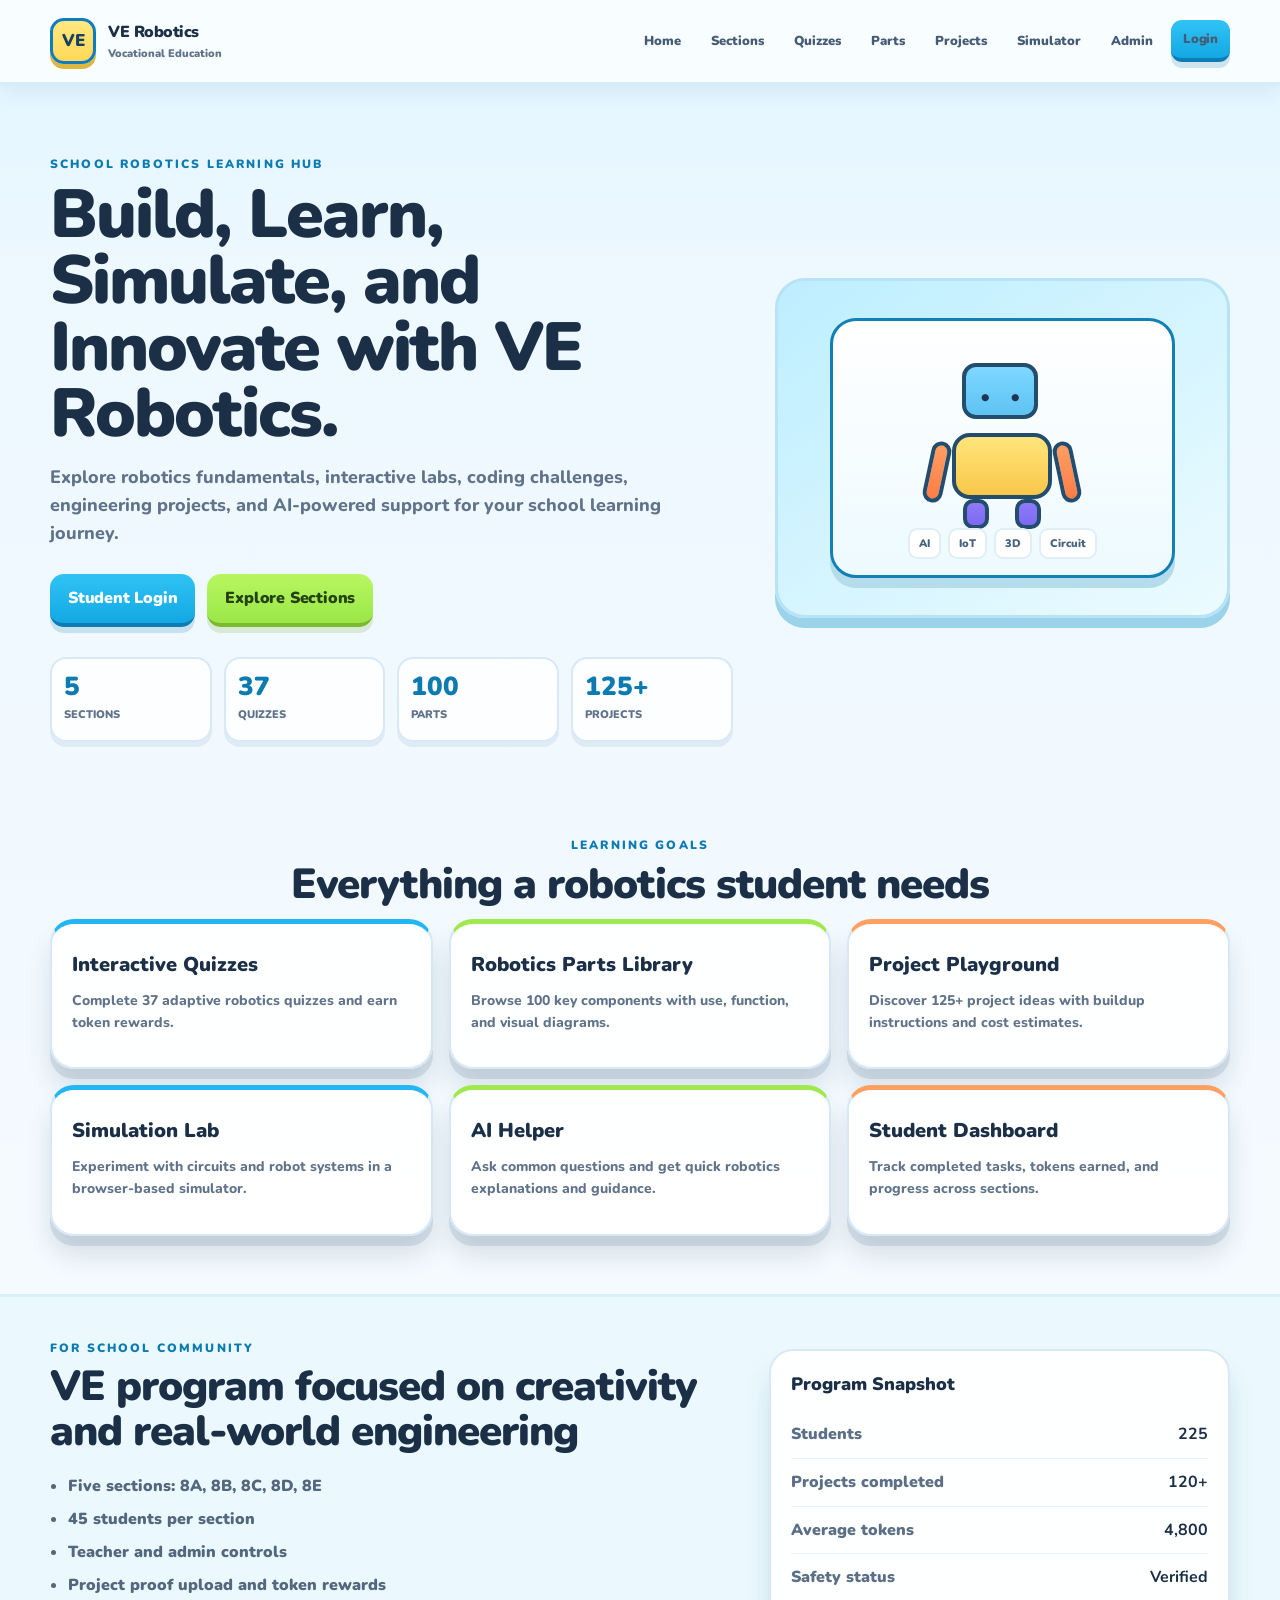
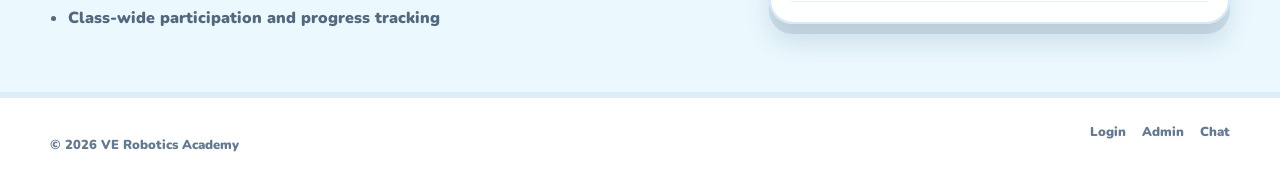
<file: index.html>
<!DOCTYPE html>
<html lang="en">
  <head>
    <meta charset="UTF-8" />
    <meta name="viewport" content="width=device-width, initial-scale=1.0" />
    <title>VE Robotics Academy</title>
    <link rel="stylesheet" href="assets/css/styles.css" />
  </head>
  <body data-page="home">
    <header class="topbar">
      <div class="container nav-wrap">
        <div class="brand">
          <span class="brand-mark">VE</span>
          <div>
            <strong>VE Robotics</strong>
            <small>Vocational Education</small>
          </div>
        </div>
        <nav class="main-nav">
          <a href="index.html">Home</a>
          <a href="sections.html">Sections</a>
          <a href="quizzes.html">Quizzes</a>
          <a href="parts.html">Parts</a>
          <a href="projects.html">Projects</a>
          <a href="simulator.html">Simulator</a>
          <a href="admin.html">Admin</a>
          <a href="login.html" class="btn btn-sm">Login</a>
        </nav>
      </div>
    </header>

    <main>
      <section class="hero">
        <div class="container hero-grid">
          <div>
            <p class="eyebrow">School Robotics Learning Hub</p>
            <h1>Build, Learn, Simulate, and Innovate with VE Robotics.</h1>
            <p class="lead">
              Explore robotics fundamentals, interactive labs, coding challenges,
              engineering projects, and AI-powered support for your school
              learning journey.
            </p>
            <div class="cta-row">
              <a href="login.html" class="btn">Student Login</a>
              <a href="sections.html" class="btn btn-secondary">Explore Sections</a>
            </div>
            <div class="stats-row">
              <div>
                <strong>5</strong>
                <span>Sections</span>
              </div>
              <div>
                <strong>37</strong>
                <span>Quizzes</span>
              </div>
              <div>
                <strong>100</strong>
                <span>Parts</span>
              </div>
              <div>
                <strong>125+</strong>
                <span>Projects</span>
              </div>
            </div>
          </div>
          <div class="hero-visual">
            <div class="robot-card">
              <div class="robot-figure">
                <div class="head"></div>
                <div class="body"></div>
                <div class="arm left"></div>
                <div class="arm right"></div>
                <div class="leg left"></div>
                <div class="leg right"></div>
              </div>
              <div class="chip-grid">
                <span>AI</span>
                <span>IoT</span>
                <span>3D</span>
                <span>Circuit</span>
              </div>
            </div>
          </div>
        </div>
      </section>

      <section class="section-block">
        <div class="container">
          <div class="section-header center">
            <p class="eyebrow">Learning Goals</p>
            <h2>Everything a robotics student needs</h2>
          </div>
          <div class="feature-grid">
            <article class="feature-card">
              <h3>Interactive Quizzes</h3>
              <p>Complete 37 adaptive robotics quizzes and earn token rewards.</p>
            </article>
            <article class="feature-card">
              <h3>Robotics Parts Library</h3>
              <p>Browse 100 key components with use, function, and visual diagrams.</p>
            </article>
            <article class="feature-card">
              <h3>Project Playground</h3>
              <p>Discover 125+ project ideas with buildup instructions and cost estimates.</p>
            </article>
            <article class="feature-card">
              <h3>Simulation Lab</h3>
              <p>Experiment with circuits and robot systems in a browser-based simulator.</p>
            </article>
            <article class="feature-card">
              <h3>AI Helper</h3>
              <p>Ask common questions and get quick robotics explanations and guidance.</p>
            </article>
            <article class="feature-card">
              <h3>Student Dashboard</h3>
              <p>Track completed tasks, tokens earned, and progress across sections.</p>
            </article>
          </div>
        </div>
      </section>

      <section class="section-block alt">
        <div class="container split-grid">
          <div>
            <p class="eyebrow">For School Community</p>
            <h2>VE program focused on creativity and real-world engineering</h2>
            <ul class="check-list">
              <li>Five sections: 8A, 8B, 8C, 8D, 8E</li>
              <li>45 students per section</li>
              <li>Teacher and admin controls</li>
              <li>Project proof upload and token rewards</li>
              <li>Class-wide participation and progress tracking</li>
            </ul>
          </div>
          <div class="mini-panel">
            <h3>Program Snapshot</h3>
            <div class="mini-stat"><span>Students</span><strong>225</strong></div>
            <div class="mini-stat"><span>Projects completed</span><strong>120+</strong></div>
            <div class="mini-stat"><span>Average tokens</span><strong>4,800</strong></div>
            <div class="mini-stat"><span>Safety status</span><strong>Verified</strong></div>
          </div>
        </div>
      </section>
    </main>

    <footer class="site-footer">
      <div class="container footer-row">
        <p>© 2026 VE Robotics Academy</p>
        <div>
          <a href="login.html">Login</a>
          <a href="admin.html">Admin</a>
          <a href="chat.html">Chat</a>
        </div>
      </div>
    </footer>
  </body>
</html>
</file>
<file: assets/css/styles.css>
/* Roblox-inspired VE robotics UI */
@import url('https://fonts.googleapis.com/css2?family=Nunito:wght@400;600;700;800;900&display=swap');

:root {
  --bg-1: #dff5ff;
  --bg-2: #eaf8ff;
  --surface: #ffffff;
  --panel: #f4fbff;
  --ink: #1b2f47;
  --muted: #60738a;
  --line: #d7e8f6;
  --blue: #22b6f2;
  --blue-deep: #0e7cc0;
  --aqua: #66e1ff;
  --lime: #9ee94d;
  --yellow: #ffd85a;
  --orange: #ff9f62;
  --pink: #ff7aa5;
  --purple: #7a7de8;
  --shadow: 0 10px 0 rgba(31, 68, 99, 0.12), 0 20px 26px rgba(19, 53, 77, 0.12);
  --radius: 24px;
  --radius-sm: 14px;
  --font: 'Nunito', system-ui, sans-serif;
}

* { box-sizing: border-box; }

html { scroll-behavior: smooth; }

body {
  margin: 0;
  background: linear-gradient(180deg, #dff5ff 0%, #edf8ff 260px, #f8fbff 100%);
  color: var(--ink);
  font-family: var(--font);
  line-height: 1.55;
}

a { color: inherit; text-decoration: none; }
button, input, select { font: inherit; }

img { max-width: 100%; display: block; }

.container {
  width: min(1180px, calc(100% - 34px));
  margin: 0 auto;
}

.topbar {
  position: sticky;
  top: 0;
  z-index: 20;
  background: rgba(255,255,255,0.76);
  backdrop-filter: blur(18px);
  border-bottom: 3px solid #d7ebf8;
  box-shadow: 0 8px 18px rgba(24, 49, 71, 0.06);
}

.nav-wrap {
  min-height: 82px;
  display: flex;
  align-items: center;
  justify-content: space-between;
  gap: 18px;
}

.brand {
  display: flex;
  align-items: center;
  gap: 12px;
  white-space: nowrap;
}

.brand-mark {
  display: grid;
  place-items: center;
  width: 46px;
  height: 46px;
  border-radius: 14px;
  border: 3px solid #0e7cc0;
  background: linear-gradient(180deg, #ffe780 0%, #ffd858 100%);
  box-shadow: 0 5px 0 #ddb73f;
  color: #183f5f;
  font-weight: 1000;
  font-size: 17px;
}

.brand strong {
  display: block;
  font-size: 16px;
  font-weight: 1000;
  letter-spacing: -0.5px;
}

.brand small {
  display: block;
  color: var(--muted);
  font-size: 11px;
  font-weight: 900;
}

.main-nav {
  display: flex;
  align-items: center;
  gap: 6px;
  flex-wrap: wrap;
}

.main-nav a {
  padding: 9px 12px;
  border-radius: 11px;
  color: #465b75;
  font-size: 13px;
  font-weight: 900;
  transition: 0.15s ease;
}

.main-nav a:hover,
.main-nav a.active {
  color: #0f7db7;
  background: #e8f8ff;
  transform: translateY(-1px);
}

.btn {
  display: inline-flex;
  align-items: center;
  justify-content: center;
  gap: 8px;
  padding: 12px 18px;
  border: 0;
  border-radius: 14px;
  border-bottom: 4px solid #0d7cb4;
  background: linear-gradient(180deg, #2fc3f4 0%, #14a8e4 100%);
  box-shadow: 0 6px 0 rgba(17, 118, 160, 0.18);
  color: white;
  font-weight: 1000;
  letter-spacing: -0.2px;
  cursor: pointer;
  transition: transform 0.15s ease, filter 0.15s ease;
}

.btn:hover { transform: translateY(-2px); filter: brightness(1.03); }
.btn:active { transform: translateY(2px); border-bottom-width: 2px; }

.btn-secondary {
  background: linear-gradient(180deg, #b7f761 0%, #9be648 100%);
  border-bottom-color: #7db92d;
  color: #244213;
  box-shadow: 0 6px 0 rgba(107, 163, 34, 0.18);
}

.btn-danger {
  background: linear-gradient(180deg, #ff7c82 0%, #f85c62 100%);
  border-bottom-color: #c8444f;
}

.btn-sm {
  padding: 9px 14px;
}

.hero {
  padding: 70px 0 52px;
}

.hero-grid {
  display: grid;
  grid-template-columns: 1.2fr 0.8fr;
  gap: 42px;
  align-items: center;
}

.eyebrow {
  margin: 0 0 8px;
  color: #0b7bb1;
  font-weight: 1000;
  font-size: 12px;
  text-transform: uppercase;
  letter-spacing: 0.18em;
}

.hero h1 {
  margin: 0;
  max-width: 740px;
  font-size: clamp(42px, 6vw, 68px);
  line-height: 0.98;
  letter-spacing: -2px;
  font-weight: 1000;
}

.lead {
  margin-top: 16px;
  max-width: 650px;
  color: var(--muted);
  font-weight: 800;
  font-size: 18px;
}

.cta-row {
  display: flex;
  gap: 12px;
  flex-wrap: wrap;
  margin-top: 26px;
}

.stats-row {
  display: grid;
  grid-template-columns: repeat(4, minmax(0, 1fr));
  gap: 12px;
  margin-top: 30px;
}

.stats-row > div,
.stat-card {
  padding: 14px 12px;
  border: 2px solid var(--line);
  border-radius: 16px;
  background: rgba(255,255,255,0.82);
  box-shadow: 0 5px 0 #dfeaf4;
}

.stats-row strong,
.stat-card strong {
  display: block;
  color: #0b7bb1;
  font-size: 26px;
  line-height: 1.1;
  font-weight: 1000;
}

.stats-row span,
.stat-card span {
  color: var(--muted);
  font-size: 11px;
  font-weight: 900;
  text-transform: uppercase;
}

.hero-visual {
  min-height: 340px;
  display: grid;
  place-items: center;
  border-radius: 30px;
  background: linear-gradient(145deg, #bdeeff 0%, #ecfbff 100%);
  border: 3px solid #b8e3f6;
  box-shadow: 0 10px 0 #9bd3ea;
  overflow: hidden;
}

.robot-card {
  width: min(345px, 86%);
  min-height: 260px;
  display: grid;
  place-items: center;
  position: relative;
  border: 3px solid #1280b4;
  border-radius: 26px;
  background: linear-gradient(180deg, #ffffff 0%, #edfaff 100%);
  box-shadow: 0 10px 0 #b4dceb;
}

.robot-figure {
  position: relative;
  width: 150px;
  height: 170px;
}

.robot-figure .head {
  position: absolute;
  left: 35px;
  top: 0;
  width: 76px;
  height: 56px;
  border: 4px solid #224d6c;
  border-radius: 14px;
  background: linear-gradient(180deg, #7ed7ff 0%, #5ec3f3 100%);
}

.robot-figure .head::before,
.robot-figure .head::after {
  content: '•';
  position: absolute;
  top: 14px;
  color: #1d3453;
  font-size: 20px;
}

.robot-figure .head::before { left: 14px; }
.robot-figure .head::after { right: 14px; }

.robot-figure .body {
  position: absolute;
  left: 25px;
  top: 70px;
  width: 100px;
  height: 66px;
  border: 4px solid #234c6d;
  border-radius: 18px;
  background: linear-gradient(180deg, #ffe57c 0%, #f8c749 100%);
}

.robot-figure .arm {
  position: absolute;
  top: 78px;
  width: 20px;
  height: 62px;
  border: 4px solid #234c6d;
  border-radius: 12px;
  background: linear-gradient(180deg, #ff9e62 0%, #ff7d46 100%);
}

.robot-figure .arm.left { left: 0; transform: rotate(12deg); }
.robot-figure .arm.right { right: 0; transform: rotate(-12deg); }

.robot-figure .leg {
  position: absolute;
  top: 136px;
  width: 26px;
  height: 30px;
  border: 4px solid #234c6d;
  border-radius: 10px;
  background: linear-gradient(180deg, #8d7af5 0%, #7d69f4 100%);
}

.robot-figure .leg.left { left: 36px; }
.robot-figure .leg.right { right: 36px; }

.chip-grid {
  position: absolute;
  bottom: 16px;
  display: flex;
  gap: 7px;
  flex-wrap: wrap;
  justify-content: center;
}

.chip-grid span {
  padding: 5px 9px;
  border-radius: 9px;
  border: 2px solid #dfeef7;
  background: white;
  color: #466380;
  font-size: 11px;
  font-weight: 1000;
}

.section-block {
  padding: 42px 0 58px;
}

.section-block.alt {
  background: #ebf9ff;
  border-top: 3px solid #d9eff9;
  border-bottom: 3px solid #d9eff9;
}

.section-header.center {
  text-align: center;
}

.section-header h2,
.split-grid h2 {
  margin: 6px 0 12px;
  font-size: clamp(28px, 4vw, 42px);
  line-height: 1.06;
  letter-spacing: -1px;
  font-weight: 1000;
}

.feature-grid,
.section-grid,
.parts-grid,
.projects-grid,
.diagram-grid,
.faq-list,
.stats-grid {
  display: grid;
  grid-template-columns: repeat(3, minmax(0, 1fr));
  gap: 16px;
}

.feature-card,
.section-card,
.part-card,
.project-card,
.diagram-card,
.panel,
.auth-card,
.mini-panel,
.quiz-card,
.faq-item {
  padding: 20px;
  border-radius: var(--radius);
  border: 2px solid var(--line);
  background: rgba(255,255,255,0.96);
  box-shadow: var(--shadow);
}

.feature-card {
  transition: transform 0.15s ease, box-shadow 0.15s ease;
}

.feature-card:hover,
.part-card:hover,
.project-card:hover {
  transform: translateY(-4px);
  box-shadow: 0 14px 0 rgba(31, 68, 99, 0.12), 0 24px 30px rgba(19, 53, 77, 0.12);
}

.feature-card:nth-child(3n+1) { border-top: 5px solid var(--blue); }
.feature-card:nth-child(3n+2) { border-top: 5px solid var(--lime); }
.feature-card:nth-child(3n) { border-top: 5px solid var(--orange); }

.feature-card h3,
.section-card h3,
.part-card h3,
.project-card h3,
.diagram-card h3,
.panel h2 {
  margin: 10px 0 8px;
  font-size: 20px;
  line-height: 1.1;
  font-weight: 1000;
}

.feature-card p,
.section-card p,
.part-card p,
.project-card p,
.faq-item p,
.muted,
.auth-note {
  color: var(--muted);
  font-weight: 800;
  font-size: 14px;
}

.tag,
.section-tag {
  display: inline-block;
  padding: 5px 10px;
  border-radius: 999px;
  background: #e4f7ff;
  color: #0b7cb7;
  font-size: 11px;
  font-weight: 1000;
  text-transform: uppercase;
  letter-spacing: 0.08em;
}

.split-grid {
  display: grid;
  grid-template-columns: 1.2fr 0.8fr;
  gap: 28px;
  align-items: center;
}

.check-list {
  margin: 16px 0 0;
  padding-left: 18px;
  color: #53677d;
  font-weight: 900;
}

.check-list li { padding: 4px 0; }

.mini-panel h3 {
  margin: 0 0 12px;
  font-size: 18px;
  font-weight: 1000;
}

.mini-stat,
.profile-row {
  display: flex;
  justify-content: space-between;
  gap: 12px;
  padding: 11px 0;
  border-bottom: 1px solid #e9f1f7;
  color: #5b6f86;
  font-weight: 900;
}

.mini-stat strong,
.profile-row strong { color: #1b3047; }

.site-footer {
  padding: 24px 0;
  background: white;
  border-top: 3px solid #e2edf6;
  color: #647a90;
  font-weight: 900;
  font-size: 13px;
}

.footer-row {
  display: flex;
  justify-content: space-between;
  gap: 18px;
  flex-wrap: wrap;
}

.footer-row div {
  display: flex;
  gap: 16px;
}

.page-shell,
.auth-page {
  min-height: 78vh;
  padding: 42px 0 70px;
}

.page-header {
  display: flex;
  align-items: end;
  justify-content: space-between;
  gap: 22px;
  margin-bottom: 24px;
}

.page-header h1,
.auth-card h1 {
  margin: 4px 0 0;
  font-size: clamp(30px, 4vw, 46px);
  line-height: 1.06;
  letter-spacing: -1px;
  font-weight: 1000;
}

.two-col,
.layout-grid,
.simulator-layout {
  display: grid;
  grid-template-columns: 1fr 1fr;
  gap: 18px;
}

.auth-shell {
  display: grid;
  place-items: center;
  padding-top: 30px;
}

.auth-card {
  width: min(500px, 100%);
  padding: 30px;
}

.auth-card form {
  display: grid;
  gap: 14px;
  margin-top: 20px;
}

.auth-card label {
  display: grid;
  gap: 6px;
  color: #53687d;
  font-size: 13px;
  font-weight: 900;
}

.auth-card input,
.auth-card select,
.search-input,
.chat-form input {
  width: 100%;
  padding: 12px 13px;
  border: 2px solid #d8ebf5;
  border-radius: 10px;
  background: #f9fdff;
  color: var(--ink);
  outline: none;
}

.auth-card input:focus,
.auth-card select:focus,
.search-input:focus,
.chat-form input:focus {
  border-color: var(--blue);
  box-shadow: 0 0 0 4px rgba(34,182,242,0.12);
}

.data-table {
  width: 100%;
  border-collapse: collapse;
  font-size: 13px;
}

.data-table th,
.data-table td {
  padding: 12px 8px;
  border-bottom: 1px solid #e8f0f7;
  text-align: left;
}

.data-table th {
  color: #0d7db2;
  font-weight: 1000;
}

.quiz-list {
  display: grid;
  gap: 14px;
  margin-bottom: 18px;
}

.quiz-card h3{
  margin: 0 0 10px;
  font-size: 17px;
}

.quiz-options label {
  display: flex;
  align-items: center;
  gap: 10px;
  padding: 7px 10px;
  border-radius: 10px;
  color: #50647a;
  font-weight: 800;
}

.quiz-options label:hover { background: #f0fbff; }

.parts-grid,
.projects-grid,
.diagram-grid,
.faq-list {
  display: grid;
  grid-template-columns: repeat(3, minmax(0, 1fr));
  gap: 16px;
}

.part-card img {
  width: 100%;
  height: 150px;
  object-fit: cover;
  border-radius: 14px;
  background: linear-gradient(135deg, #dff7ff, #f6fdff);
  border: 2px solid #e1eef7;
}

.project-card .project-header {
  display: flex;
  justify-content: space-between;
  align-items: flex-start;
  gap: 10px;
}

.simulator-layout {
  grid-template-columns: 1.3fr 0.7fr;
}

.sim-control-row {
  display: flex;
  gap: 8px;
  flex-wrap: wrap;
}

.circuit-board {
  min-height: 250px;
  display: flex;
  flex-wrap: wrap;
  justify-content: space-around;
  align-items: center;
  gap: 12px;
  margin-top: 16px;
  padding: 20px;
  border-radius: 18px;
  border: 3px dashed #bfe2ee;
  background: linear-gradient(180deg, #f4fbff 0%, #edfaff 100%);
}

.component {
  min-width: 80px;
  padding: 13px 12px;
  border: 3px solid #627b8d;
  border-radius: 14px;
  background: white;
  text-align: center;
  font-size: 12px;
  font-weight: 1000;
  color: #31506a;
  box-shadow: 0 4px 0 #d8e4ef;
}

.component.active {
  background: #ffe57a;
  border-color: #d4a32d;
  box-shadow: 0 0 18px rgba(255, 206, 64, 0.7);
}

.component.led.active {
  background: #b9f39e;
  border-color: #5ca83a;
  box-shadow: 0 0 20px rgba(132, 227, 87, 0.7);
}

.chat-messages {
  height: 360px;
  overflow: auto;
  padding: 16px;
  border: 2px solid var(--line);
  border-radius: 18px;
  background: #f7fcff;
}

.chat-bubble {
  width: fit-content;
  max-width: 85%;
  margin: 8px 0;
  padding: 10px 14px;
  border-radius: 14px;
  border: 2px solid #dceef8;
  background: white;
  color: #405c75;
  font-weight: 800;
}

.chat-bubble.user {
  margin-left: auto;
  background: #ddf6ff;
}

.chat-form {
  display: flex;
  gap: 9px;
  margin-top: 12px;
}

.activity-list {
  padding-left: 20px;
  color: #4f6782;
  font-weight: 800;
}

.activity-list li { padding: 7px 0; }

.diagram-box {
  display: grid;
  place-items: center;
  min-height: 140px;
  border-radius: 14px;
  border: 2px dashed #aad5eb;
  background: linear-gradient(135deg, #edfaff, #f8fdff);
  color: #0a7eb1;
  font-weight: 1000;
  font-size: 38px;
}

@media (max-width: 920px) {
  .hero-grid,
  .split-grid,
  .simulator-layout,
  .two-col,
  .layout-grid {
    grid-template-columns: 1fr;
  }

  .feature-grid,
  .section-grid,
  .parts-grid,
  .projects-grid,
  .diagram-grid,
  .faq-list,
  .stats-grid {
    grid-template-columns: repeat(2, minmax(0, 1fr));
  }

  .nav-wrap {
    align-items: flex-start;
    flex-direction: column;
    padding: 12px 0;
  }
}

@media (max-width: 620px) {
  .container { width: min(100% - 22px, 1180px); }
  .stats-row, .stats-grid,
  .feature-grid,
  .section-grid,
  .parts-grid,
  .projects-grid,
  .diagram-grid,
  .faq-list {
    grid-template-columns: 1fr;
  }

  .page-header {
    flex-direction: column;
    align-items: flex-start;
  }

  .main-nav {
    width: 100%;
    justify-content: flex-start;
  }

  .chat-form {
    flex-direction: column;
  }
}
</file>
